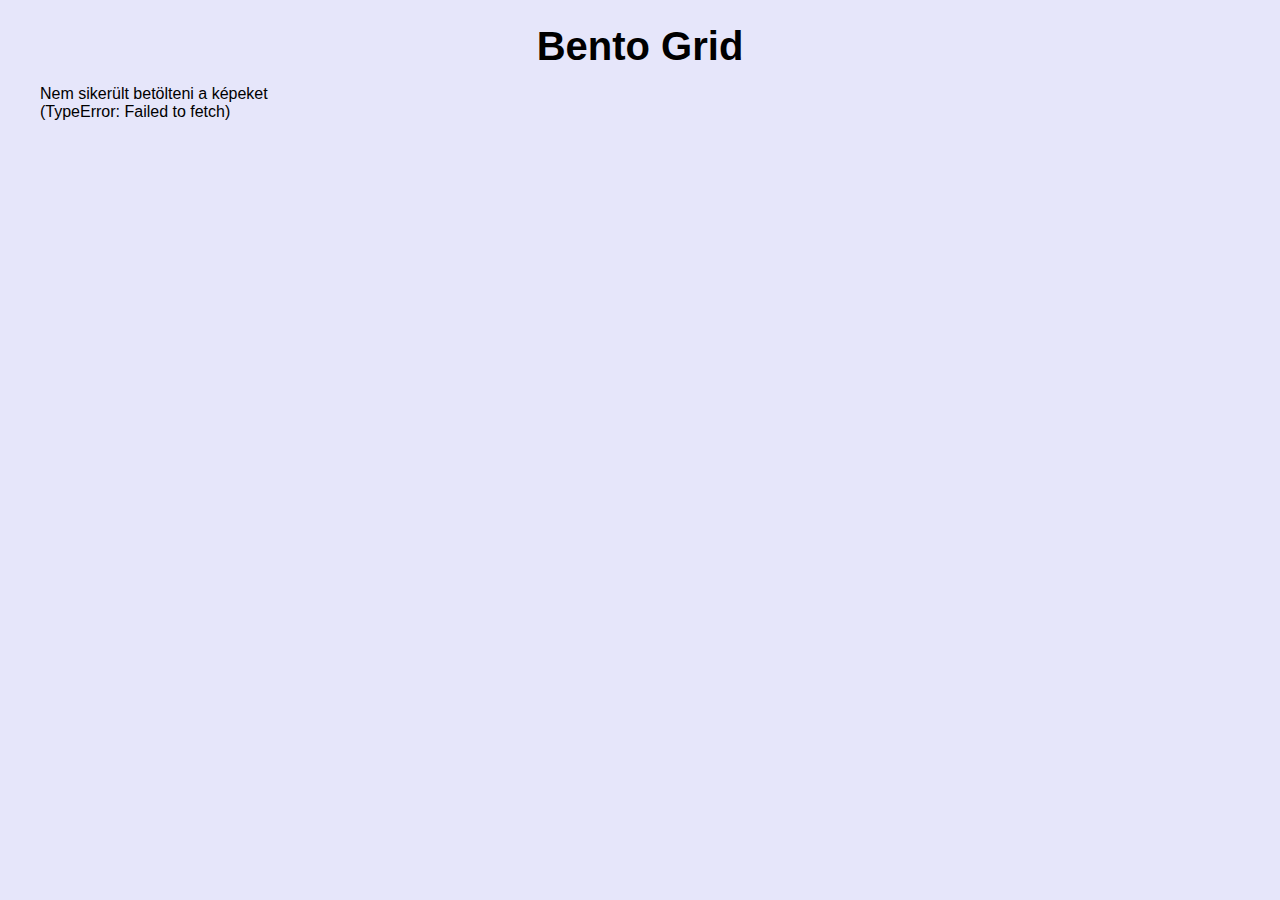
<file: 15_bento_grid/index.html>
<!DOCTYPE html>
<html lang="hu">
<head>
    <meta charset="UTF-8">
    <meta name="viewport" content="width=device-width, initial-scale=1.0">
    <link rel="shortcut icon" href="./favicon.svg" type="image/x-icon">
    <title>Bento Grid</title>
    <link rel="stylesheet" href="./CSS/style.css">
</head>
<body>
    <main>
        <h1>Bento Grid</h1>
        <div id="gallery" class="grid">
            <div class="card">
                <img src="http://nodejs1.dszcbaross.edu.hu:21003/images/wizzard.gif" alt="">
            </div>
            <div class="card">
                <img src="http://nodejs1.dszcbaross.edu.hu:21003/images/wizzard.gif" alt="">
            </div>
            <div class="card">
                <img src="http://nodejs1.dszcbaross.edu.hu:21003/images/wizzard.gif" alt="">
            </div>
            <div class="card">
                <img src="http://nodejs1.dszcbaross.edu.hu:21003/images/wizzard.gif" alt="">
            </div>
            <div class="card">
                <img src="http://nodejs1.dszcbaross.edu.hu:21003/images/wizzard.gif" alt="">
            </div>
            <div class="card">
                <img src="http://nodejs1.dszcbaross.edu.hu:21003/images/wizzard.gif" alt="">
            </div>
            <div class="card">
                <img src="http://nodejs1.dszcbaross.edu.hu:21003/images/wizzard.gif" alt="">
            </div>
            <div class="card">
                <img src="http://nodejs1.dszcbaross.edu.hu:21003/images/wizzard.gif" alt="">
            </div>
            <div class="card">
                <img src="http://nodejs1.dszcbaross.edu.hu:21003/images/wizzard.gif" alt="">
            </div>
            <div class="card">
                <img src="http://nodejs1.dszcbaross.edu.hu:21003/images/wizzard.gif" alt="">
            </div>
            <div class="card">
                <img src="http://nodejs1.dszcbaross.edu.hu:21003/images/wizzard.gif" alt="">
            </div>
            <div class="card">
                <img src="http://nodejs1.dszcbaross.edu.hu:21003/images/wizzard.gif" alt="">
            </div>
        </div>
    </main>

    <script src="./JS/script.js"></script>
</body>
</html>
</file>
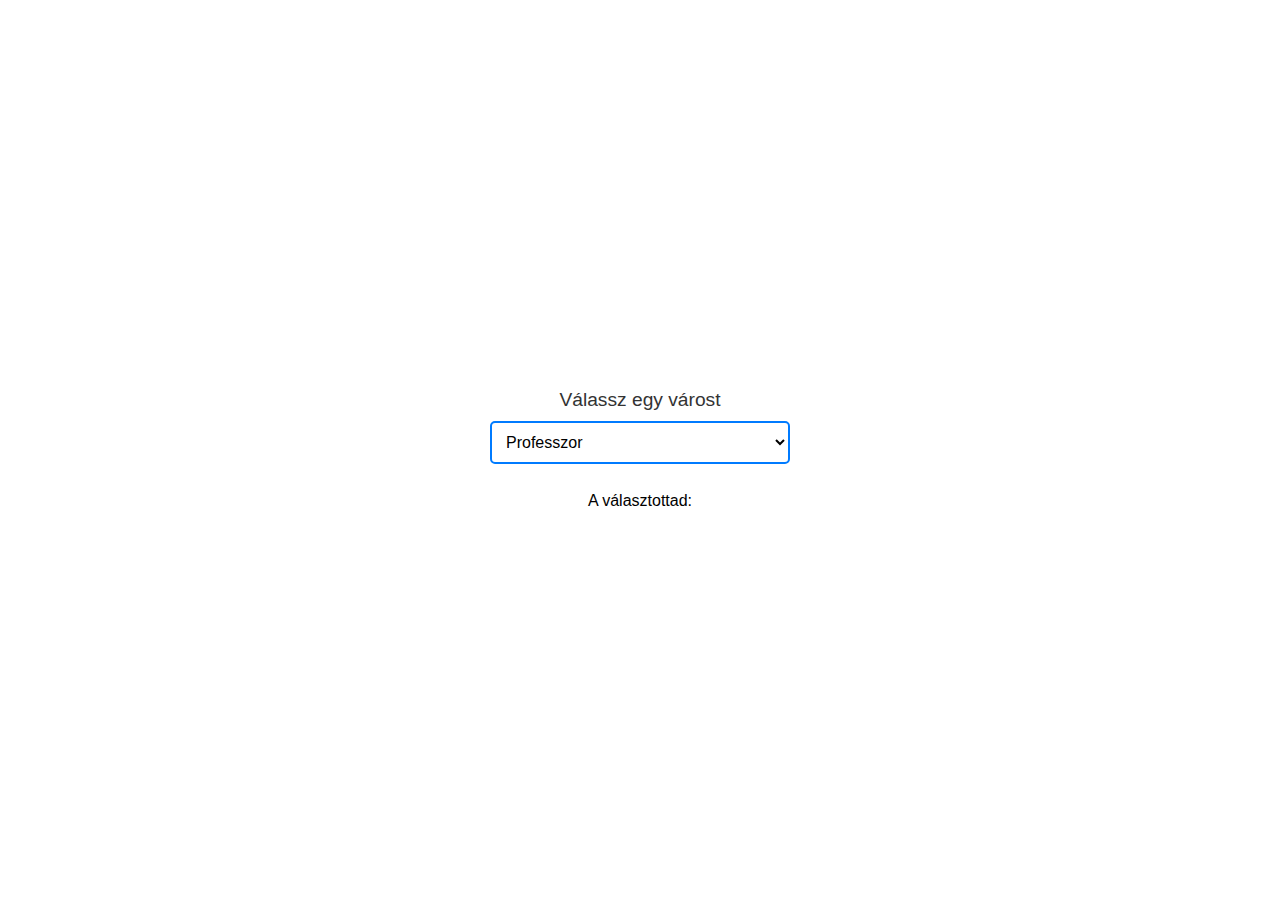
<file: 1_change_event/index.html>
<!DOCTYPE html>
<html lang="hu">

<head>
    <meta charset="UTF-8">
    <meta name="viewport" content="width=device-width, initial-scale=1.0">
    <title>Change Event</title>
    <link rel="stylesheet" href="style.css">
    <link rel="shortcut icon" href="./img/icon.svg" type="image/x-icon">
</head>

<body>
    <div class="container">
        <label for="city">Válassz egy várost</label>
        <select id="cities" name="city">
            <option value="Berlin">Berlin</option>
            <option value="Tokyo">Tokyo</option>
            <option value="Rio">Rio</option>
            <option value="Nairobi">Nairobi</option>
            <option value="Lisbon">Lisszabon</option>
            <option value="Moscow">Moszkva</option>
            <option value="Denver">Denver</option>
            <option value="Stockholm">Stockholm</option>
            <option value="Helsinki">Helsinki</option>
            <option value="Professor" selected>Professzor</option>
        </select>
    </div>

    <div id="finish">
        <p>
            A választottad:
            <span id="demo"></span>
        </p>
    
        <div id="image">
    
        </div>
    </div>

    <script src="script.js"></script>
</body>

</html>
</file>
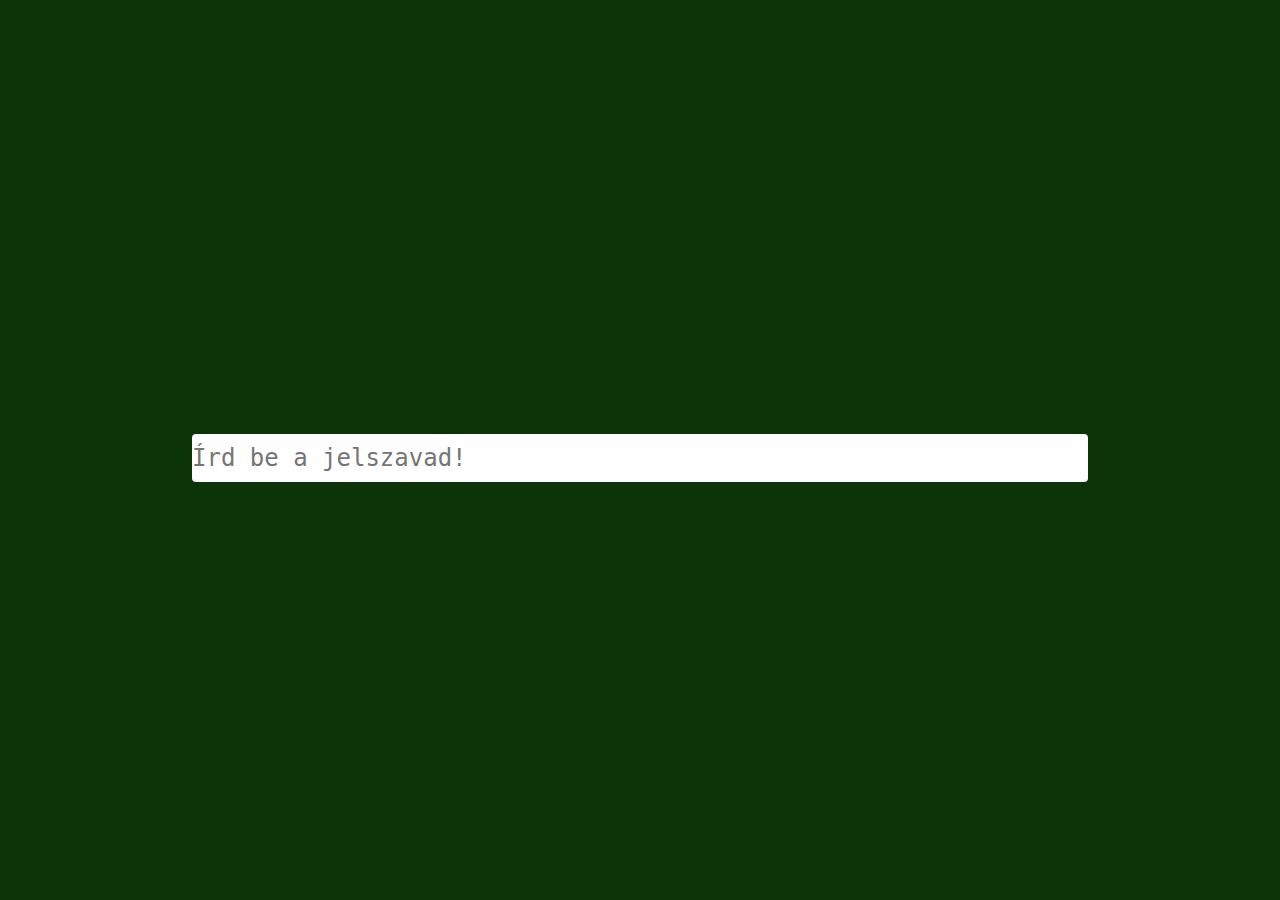
<file: 3_keypress_event/index.html>
<!DOCTYPE html>
<html lang="hu">
<head>
    <meta charset="UTF-8">
    <meta name="viewport" content="width=device-width, initial-scale=1.0">
    <title>Keypress - keydown - keyup event</title>
    <link rel="stylesheet" href="style.css">
</head>
<body>
    <div class="container">
        <span id="demo"></span>
        <textarea name="area" id="area" placeholder="Írd be a jelszavad!"></textarea>
    </div>
    <script src="scrpit.js"></script>
</body>
</html>
</file>
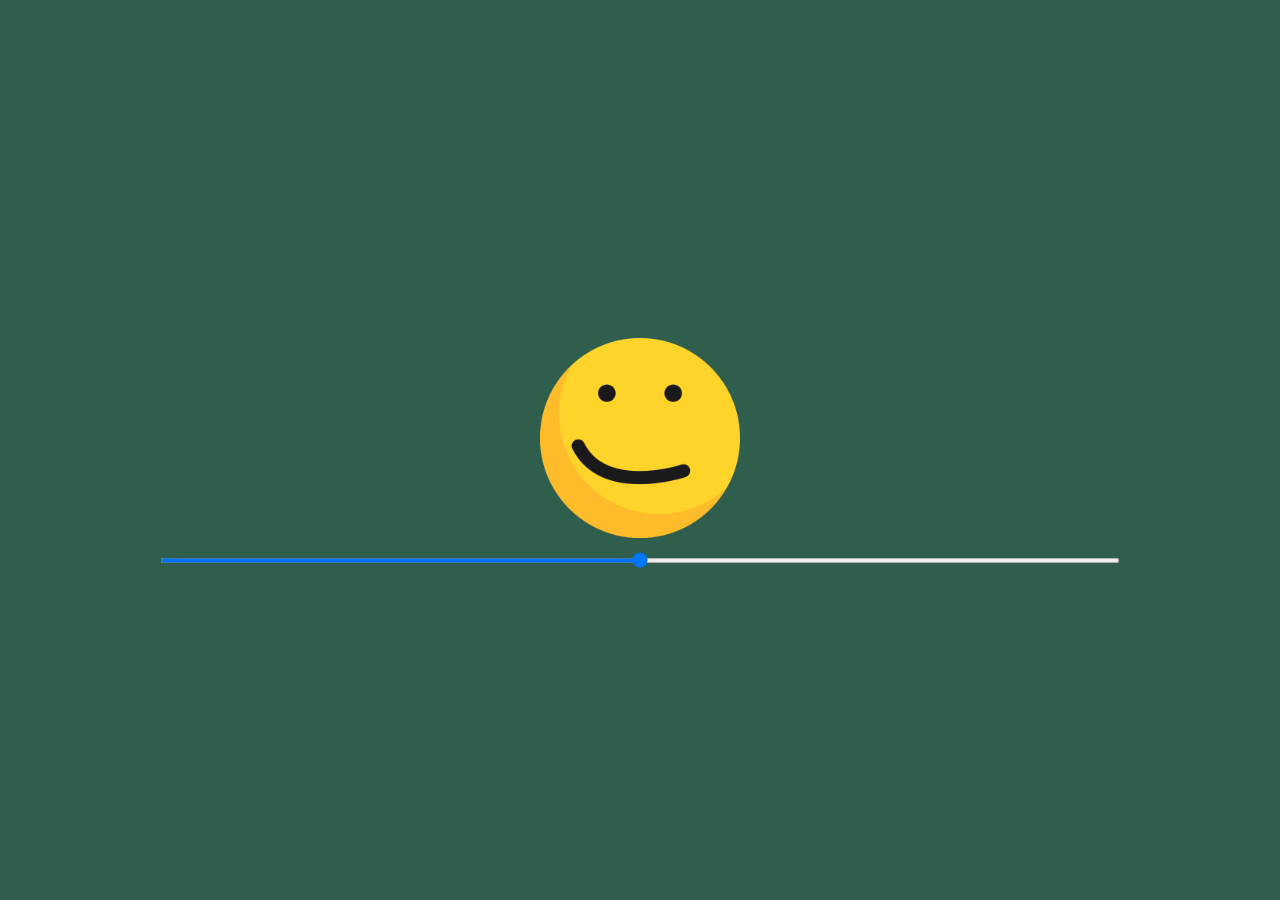
<file: 4_hangulat/index.html>
<!DOCTYPE html>
<html lang="hu">
<head>
    <meta charset="UTF-8">
    <meta name="viewport" content="width=device-width, initial-scale=1.0">
    <title>Hangulat</title>
    <link rel="stylesheet" href="style.css">
    <link rel="shortcut icon" href="./img/face.ico" type="image/x-icon">
</head>
<body>
    <div class="container">
        <img alt="Hangulat kép" id="image">
        <input type="range" class="mood-slider" id="moodSlider" min="0" max="6" step="1" >
    </div>

    <script src="script.js"></script>
</body>
</html>
</file>
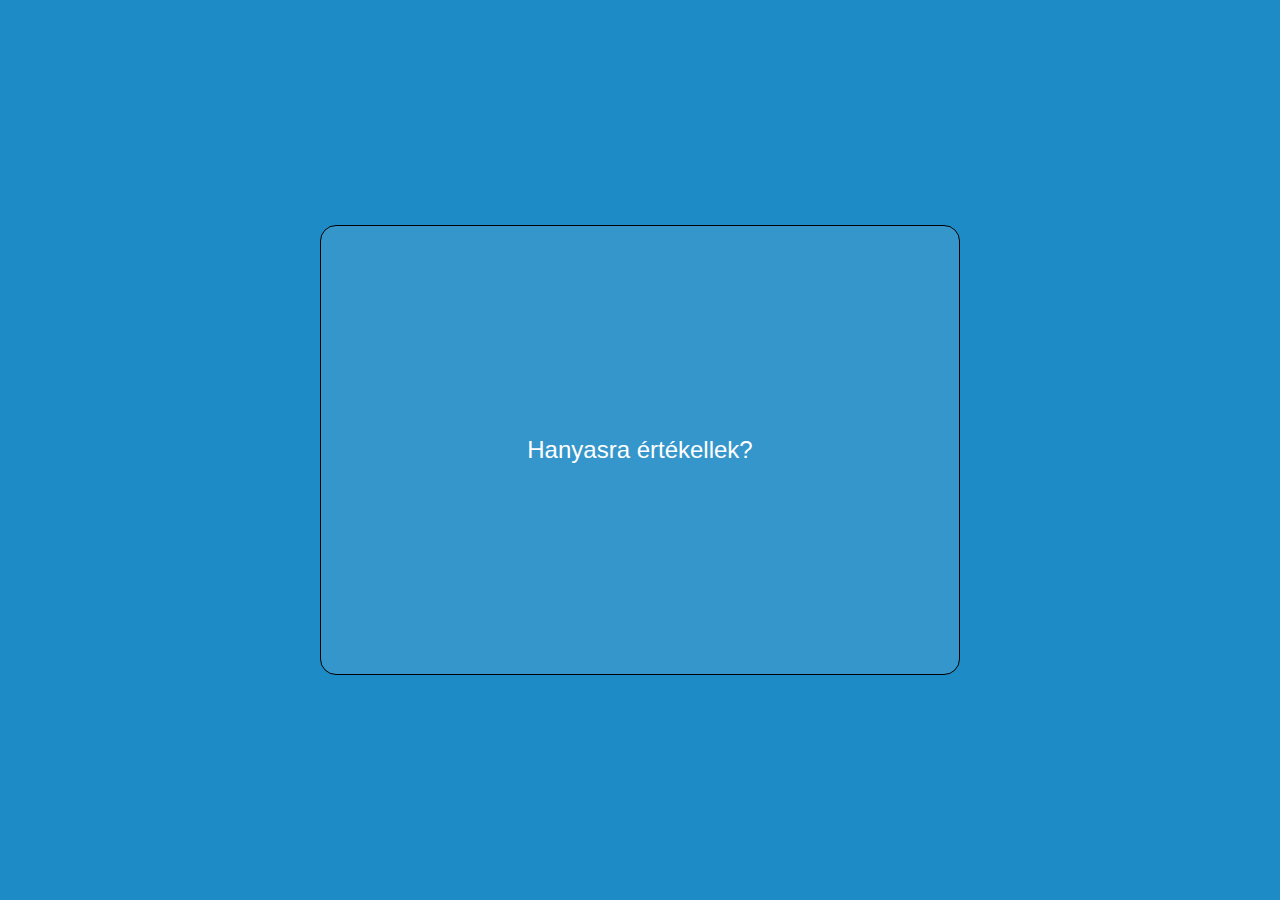
<file: 5_mouseover_event/index.html>
<!DOCTYPE html>
<html lang="hu">
<head>
    <meta charset="UTF-8">
    <meta name="viewport" content="width=device-width, initial-scale=1.0">
    <title>Mouseover - Mouseout event</title>
    <link rel="stylesheet" href="style.css">
</head>
<body>
    <div id="demo">
        <p>Hanyasra értékellek?</p>
    </div>

    <script src="sript.js"></script>
</body>
</html>
</file>
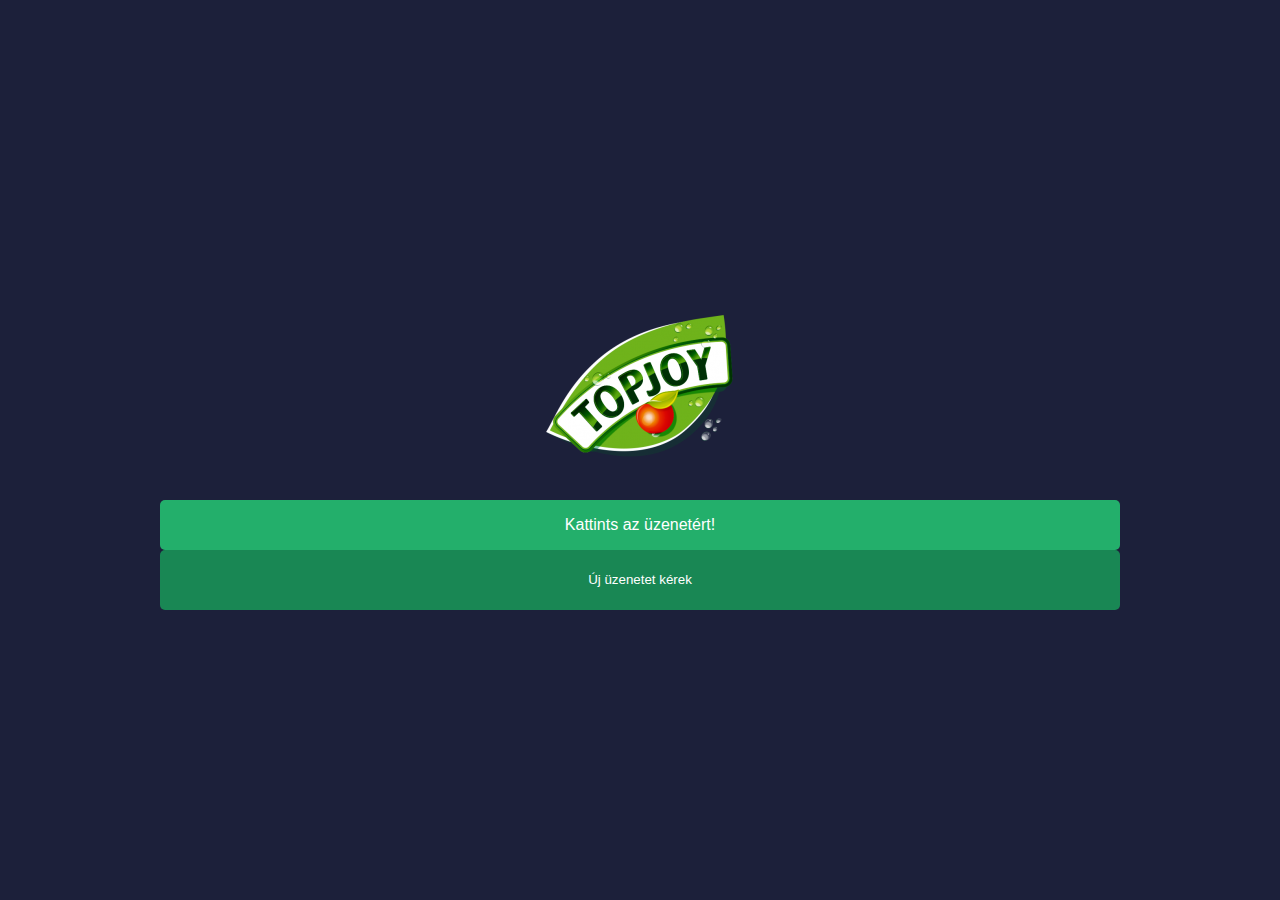
<file: 6_topjoy/index.htm>
<!DOCTYPE html>
<html lang="hu">
<head>
    <meta charset="UTF-8">
    <meta name="viewport" content="width=device-width, initial-scale=1.0">
    <link rel="stylesheet" href="./style.css">
    <link rel="shortcut icon" href="./topjoy.ico" type="image/x-icon">
    <title>Topjoy</title>
</head>
<body>
    <div class="container">
        <div class="image-container">
            <img src="./topjoy.png" alt="Topjoy" title="Topjoy" class="img-fluid">
        </div>

        <div class="message-box" id="messageBox">
            Kattints az üzenetért!
        </div>

        <button class="custom-button" id="messageButton" type="button">
            Új üzenetet kérek
        </button>
    </div>
    <script src="./script.js"></script>
</body>
</html>
</file>
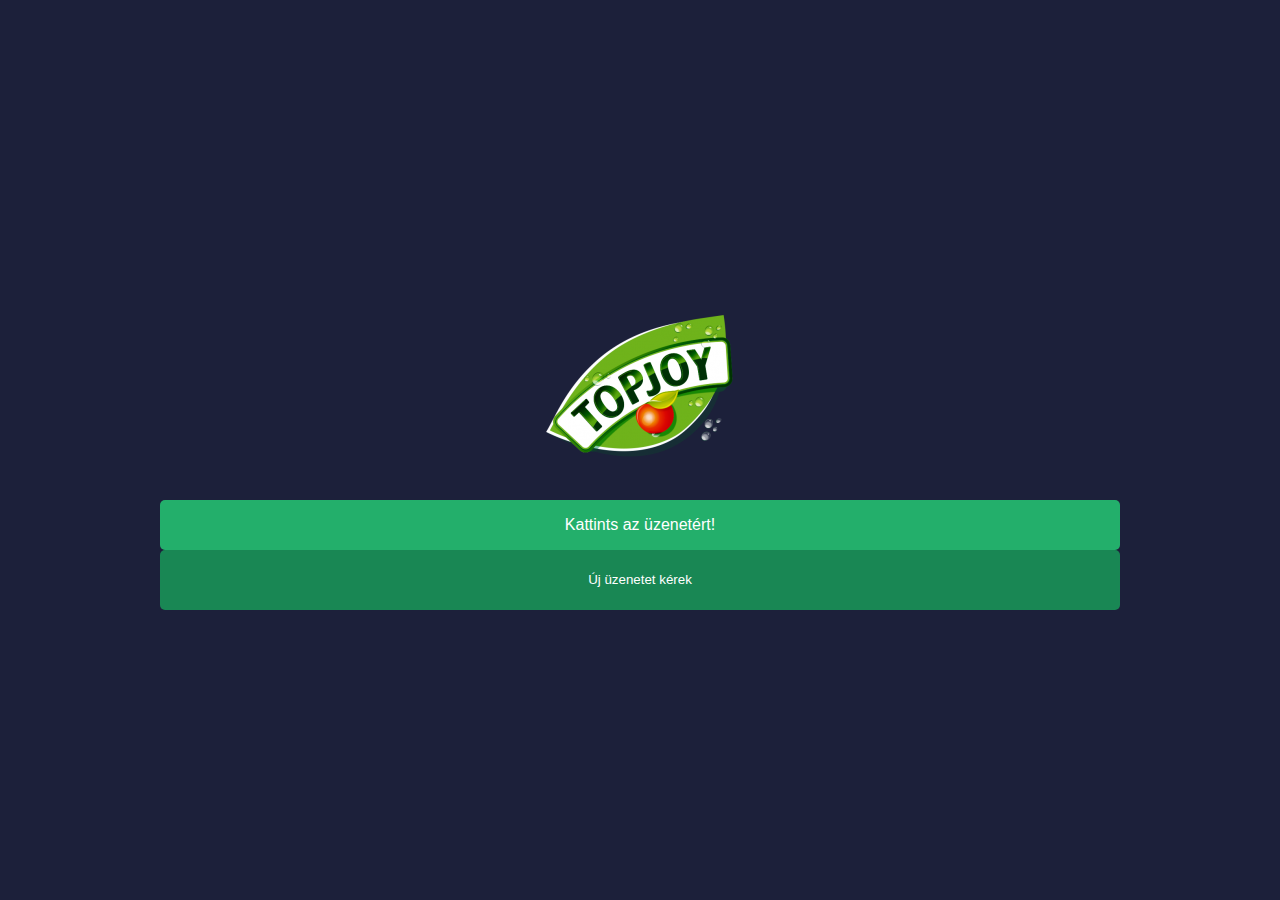
<file: 7_topjoy_fetch/index.htm>
<!DOCTYPE html>
<html lang="hu">
<head>
    <meta charset="UTF-8">
    <meta name="viewport" content="width=device-width, initial-scale=1.0">
    <link rel="stylesheet" href="./style.css">
    <link rel="shortcut icon" href="./topjoy.ic" type="image/x-icon">
    <title>Topjoy</title>
</head>
<body>
    <div class="container">
        <div class="image-container">
            <img src="./topjoy.png" alt="Topjoy" title="Topjoy" class="img-fluid">
        </div>

        <div class="message-box" id="messageBox">
            Kattints az üzenetért!
        </div>

        <button class="custom-button" id="messageButton" type="button">
            Új üzenetet kérek
        </button>
    </div>
    <script src="./script.js"></script>
</body>
</html>
</file>
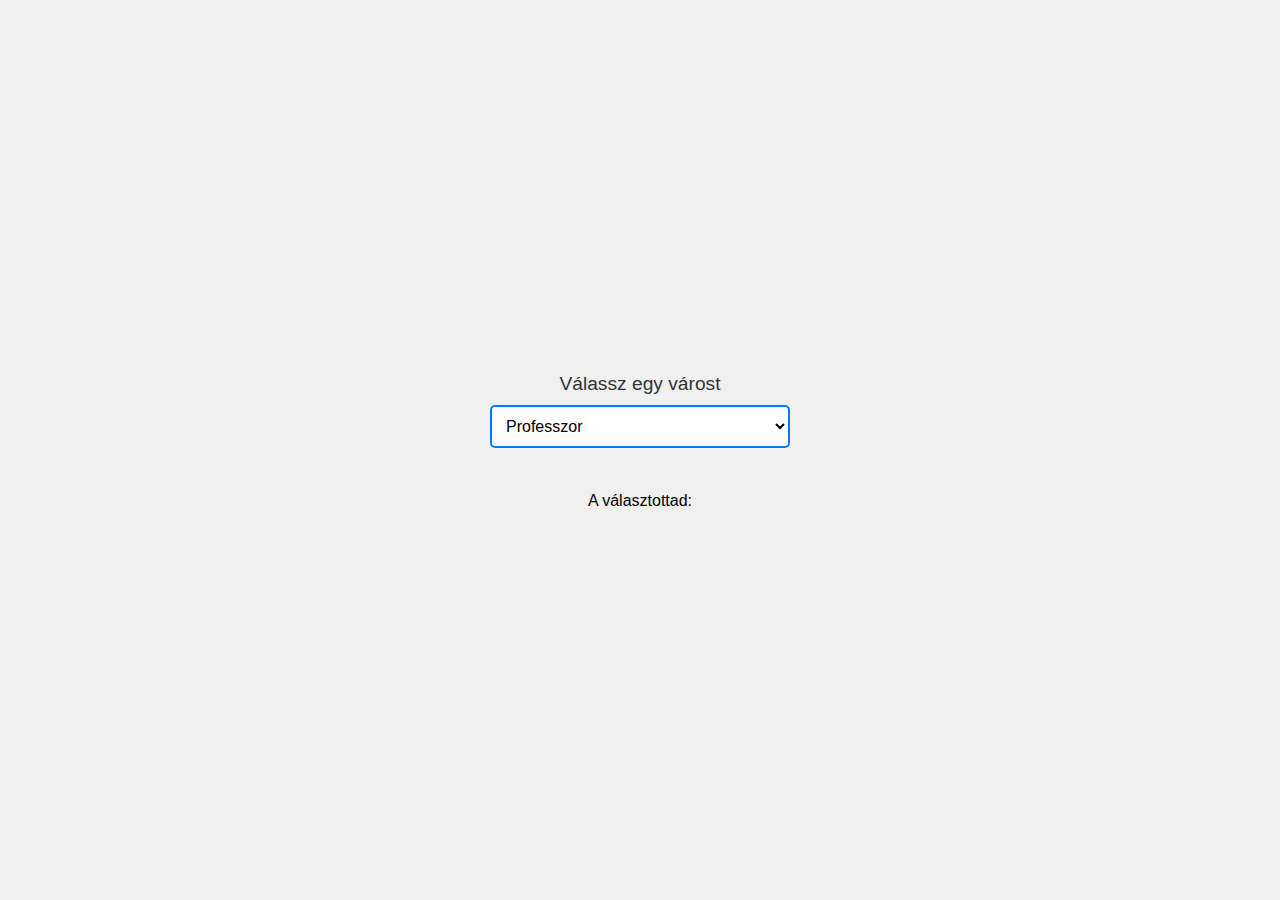
<file: DOM_content_loaded/2_DOMContentLoad_event/index.html>
<!DOCTYPE html>
<html lang="hu">

<head>
    <meta charset="UTF-8">
    <meta name="viewport" content="width=device-width, initial-scale=1.0">
    <title>DOM Content Load</title>
    <link rel="stylesheet" href="style.css">
    <link rel="shortcut icon" href="./img/icon.svg" type="image/x-icon">
</head>

<body>
    <div class="container">
        <label for="city">Válassz egy várost</label>
        <select id="city" name="city">
            <!-- Az opciókat JavaScript segítségével töltjük be -->
        </select>
    </div>

    <div id="finish">
        <p>
            A választottad:
            <span id="demo"></span>
        </p>

        <div id="image">

        </div>
    </div>

    <script src="script.js"></script>
</body>

</html>
</file>
<file: 15_bento_grid/CSS/style.css>
* {
    margin: 0;
    padding: 0;
    box-sizing: border-box;
}

html {
    font-size: 16px;
}

body {
    font-family: Arial, Helvetica, sans-serif;
    background: lavender;
    color: #000000;
}

main {
    margin: 1.5rem auto;
    width: min(1200px, calc(100% - 1.5rem));
}

h1 {
    text-align: center;
    margin-bottom: 1rem;
    font-size: 2.5rem;
}

.grid {
    display: grid;
    gap: 0.75rem;
    grid-template-columns: 1fr;
    grid-auto-rows: 120px;
}

@media (min-width: 700px) {
    .grid {
        grid-template-columns: repeat(2, 1fr);
        grid-template-rows: repeat(2, 140px);
        grid-template-areas: 
            "a b"
            "a c"
            "d d"
            "d d"
            "e e"
            "f g"
            "h i"
            "j j"
            "k l"
            "k l";
    }
}

@media (min-width: 1024px) {
    .grid {
        grid-template-columns: repeat(4, 1fr);
        grid-template-rows: repeat(4, 140px);
        grid-template-areas: 
            "a b c d"
            "a e f d"
            "g e h h"
            "i j k l";
    }
}

.card:nth-child(1) {
    grid-area: a;
}

.card:nth-child(2) {
    grid-area: b;
}

.card:nth-child(3) {
    grid-area: c;
}

.card:nth-child(4) {
    grid-area: d;
}

.card:nth-child(5) {
    grid-area: e;
}

.card:nth-child(6) {
    grid-area: f;
}

.card:nth-child(7) {
    grid-area: g;
}

.card:nth-child(8) {
    grid-area: h;
}

.card:nth-child(9) {
    grid-area: i;
}

.card:nth-child(10) {
    grid-area: j;
}

.card:nth-child(11) {
    grid-area: k;
}

.card:nth-child(12) {
    grid-area: l;
}

.card {
    border-radius: 1.125rem;
    background: #D9D9D9;
    border: 3px solid rgb(255, 255, 255, 80%);
    box-shadow: 0 4px 12px rgb(0, 0, 0, 8%);
    cursor: pointer;
    transition: 0.3s ease-in-out;
    overflow: hidden;
}

.card:hover {
    transform: scale(1.02);
}

.card img {
    width: 100%;
    height: 100%;
    display: block;
    object-fit: cover;
}
</file>
<file: 1_change_event/style.css>
* {
    margin: 0;
    padding: 0;
    box-sizing: border-box;
}

body {
    font-family: Arial, Helvetica, sans-serif;
    display: flex;
    align-items: center;
    justify-content: center;
    height: 100vh;
    flex-direction: column;
}

.container {
    margin-bottom: 20px;
    text-align: center;
    width: 75%;
}

label {
    font-size: 1.2rem;
    margin-bottom: 10px;
    display: block;
    color: #333333;
}

select {
    padding: 10px;
    font-size: 1rem;
    border-radius: 5px;
    border: 2px solid #007BFF;
    background-color: #FFFFFF;
    cursor: pointer;
    width: 100%;
    max-width: 300px;
    display: block;
    margin: 0 auto;
}

#finish {
    text-align: center;
    max-width: 800px;
    width: 100%;
    margin: 0 auto;
}

#demo {
    font-size: 1.5rem;
    color: #007BFF;
    font-weight: bold;
    margin-top: 20px;
}

#image img {
    margin-top: 20px;
    max-width: 50%;
    height: auto;
    border-radius: 10px;
}

@media (max-width: 768px) {
    select {
        max-width: 100%;
    }

    #image img {
        max-width: 80%;
    }
}

@media (max-width: 480px) {
    #demo {
        font-size: 1.2rem;
    }

    #image img {
        max-width: 90%;
    }
}
</file>
<file: 3_keypress_event/style.css>
* {
    margin: 0;
    padding: 0;
    box-sizing: border-box;
}

body {
    background-color: #0b3508;
    color: #eba119;
    height: 100vh;
    display: flex;
    align-items: center;
    justify-content: center;
}

.container {
    width: 75%;
    /*border: solid 1px black; */
    display: flex;
    flex-direction: column;
    padding: 2rem;
    gap: 1rem;
}

textarea{
    border-radius: 0.25rem;
    border: none;
    height: 3rem;
    resize: none;
    line-height: 3rem;
    font-size: 1.5rem;
    text-indent: 0,5rem;
}
</file>
<file: 4_hangulat/style.css>
* {
    margin: 0;
    padding: 0;
    box-sizing: border-box;
}

body {
    background-color: #2F5E4D;
    font-family: Arial, Helvetica, sans-serif;
    display: flex;
    justify-content: center;
    height: 100vh;
    align-items: center;
}

.container {
    width: 75%;
    display: flex;
    justify-content: center;
    align-items: center;
    flex-direction: column;
    gap: 1.25rem;
}

#image {
    height: 200px;
}

.mood-slider {
    width: 100%;
    height: 5px;
    background-color: #cccccc;
    color: white;
    border-radius: 5rem;
}

.mood-slider::-webkit-slider-thumb {
    appearance: none;
    width: 1.5rem;
    height: 1.5rem;
    border-radius: 50%;
    background-color: black;
    cursor: default;
}

.mood-slider::-moz-range-thumb {
    appearance: none;
    width: 1.5rem;
    height: 1.5rem;
    border-radius: 50%;
    background-color: black;
    cursor: default;
}
</file>
<file: 5_mouseover_event/style.css>
* {
    margin: 0;
    padding: 0;
    box-sizing: border-box;
}

body {
    font-family: Arial, Helvetica, sans-serif;
    background-color: #1D8BC5;
    color: white;
    font-size: 1.5rem;
    display: flex;
    height: 100vh;
    align-items: center;
    justify-content: center;
}

#demo {
    display: flex;
    justify-content: center;
    align-items: center;
    border: black 1px solid;
    width: 50%;
    height: 50%;
    padding: 1rem;
    background-color: rgb(255, 255, 255, 0.1);
    overflow: hidden;
    border-radius: 1rem;
}

img {
    max-width: 100%;
    max-height: 100%;
    border-radius: 0.75rem;
    border: 1px solid black;
    object-fit: contain;
}
</file>
<file: 6_topjoy/style.css>
* {
    margin: 0;
    padding: 0;
    box-sizing: border-box;
}

body {
    background-color: #1c203a;
    height: 100vh;
    font-family: Arial, Helvetica, sans-serif;
}

.container {
    display: flex;
    flex-direction: column;
    justify-content: center;
    align-items: center;
    height: 100vh;
}

.image-container {
    align-items: center;
    justify-content: center;
    display: flex;
}

.message-box {
    margin-top: 20px;
    width: 75vw;
    background-color: #23af6b;
    height: 50px;
    border-radius: 5px;
    color: white;
    text-align: center;
    line-height: 50px;

}

.custom-button {
    cursor: pointer;
    width: 75vw;
    height: 60;
    background-color: #198754;
    line-height: 60px;
    color: white;
    border: 0px;
    border-radius: 5px;
}

.custom-button:hover{
    filter: grayscale(20%);
}
</file>
<file: 7_topjoy_fetch/style.css>
* {
    margin: 0;
    padding: 0;
    box-sizing: border-box;
}

body {
    background-color: #1c203a;
    height: 100vh;
    font-family: Arial, Helvetica, sans-serif;
}

.container {
    display: flex;
    flex-direction: column;
    justify-content: center;
    align-items: center;
    height: 100vh;
}

.image-container {
    align-items: center;
    justify-content: center;
    display: flex;
}

.message-box {
    margin-top: 20px;
    width: 75vw;
    background-color: #23af6b;
    height: 50px;
    border-radius: 5px;
    color: white;
    text-align: center;
    line-height: 50px;

}

.custom-button {
    cursor: pointer;
    width: 75vw;
    height: 60;
    background-color: #198754;
    line-height: 60px;
    color: white;
    border: 0px;
    border-radius: 5px;
}

.custom-button:hover{
    filter: grayscale(20%);
}
</file>
<file: DOM_content_loaded/2_DOMContentLoad_event/style.css>
body {
    font-family: Arial, sans-serif;
    display: flex;
    justify-content: center;
    align-items: center;
    height: 100vh;
    background-color: #f0f0f0;
    margin: 0;
    flex-direction: column;
    /* Hogy a tartalom függőlegesen igazodjon */
}

.container {
    margin-bottom: 20px;
    text-align: center;
    width: 75%;
}

label {
    font-size: 1.2rem;
    margin-bottom: 10px;
    display: block;
    color: #333;
}

select {
    padding: 10px;
    font-size: 1rem;
    border-radius: 5px;
    border: 2px solid #007BFF;
    background-color: #fff;
    cursor: pointer;
    width: 100%;
    max-width: 300px;
    display: block;
    margin: 0 auto;
}

#finish {
    text-align: center;
    max-width: 800px;
    width: 100%;
    margin: 0 auto;
}

#demo {
    font-size: 1.5rem;
    color: #007BFF;
    font-weight: bold;
    margin-top: 20px;
}

#image img {
    margin-top: 20px;
    max-width: 50%;
    /* A kép nem tölti ki a teljes képernyőt */
    height: auto;
    border-radius: 10px;
}

/* Reszponzív stílusok */
@media (max-width: 768px) {
    select {
        max-width: 100%;
    }

    #image img {
        max-width: 80%;
        /* Mobil eszközökön kisebb legyen a kép */
    }
}

@media (max-width: 480px) {
    #demo {
        font-size: 1.2rem;
    }

    #image img {
        max-width: 90%;
    }
}
</file>
